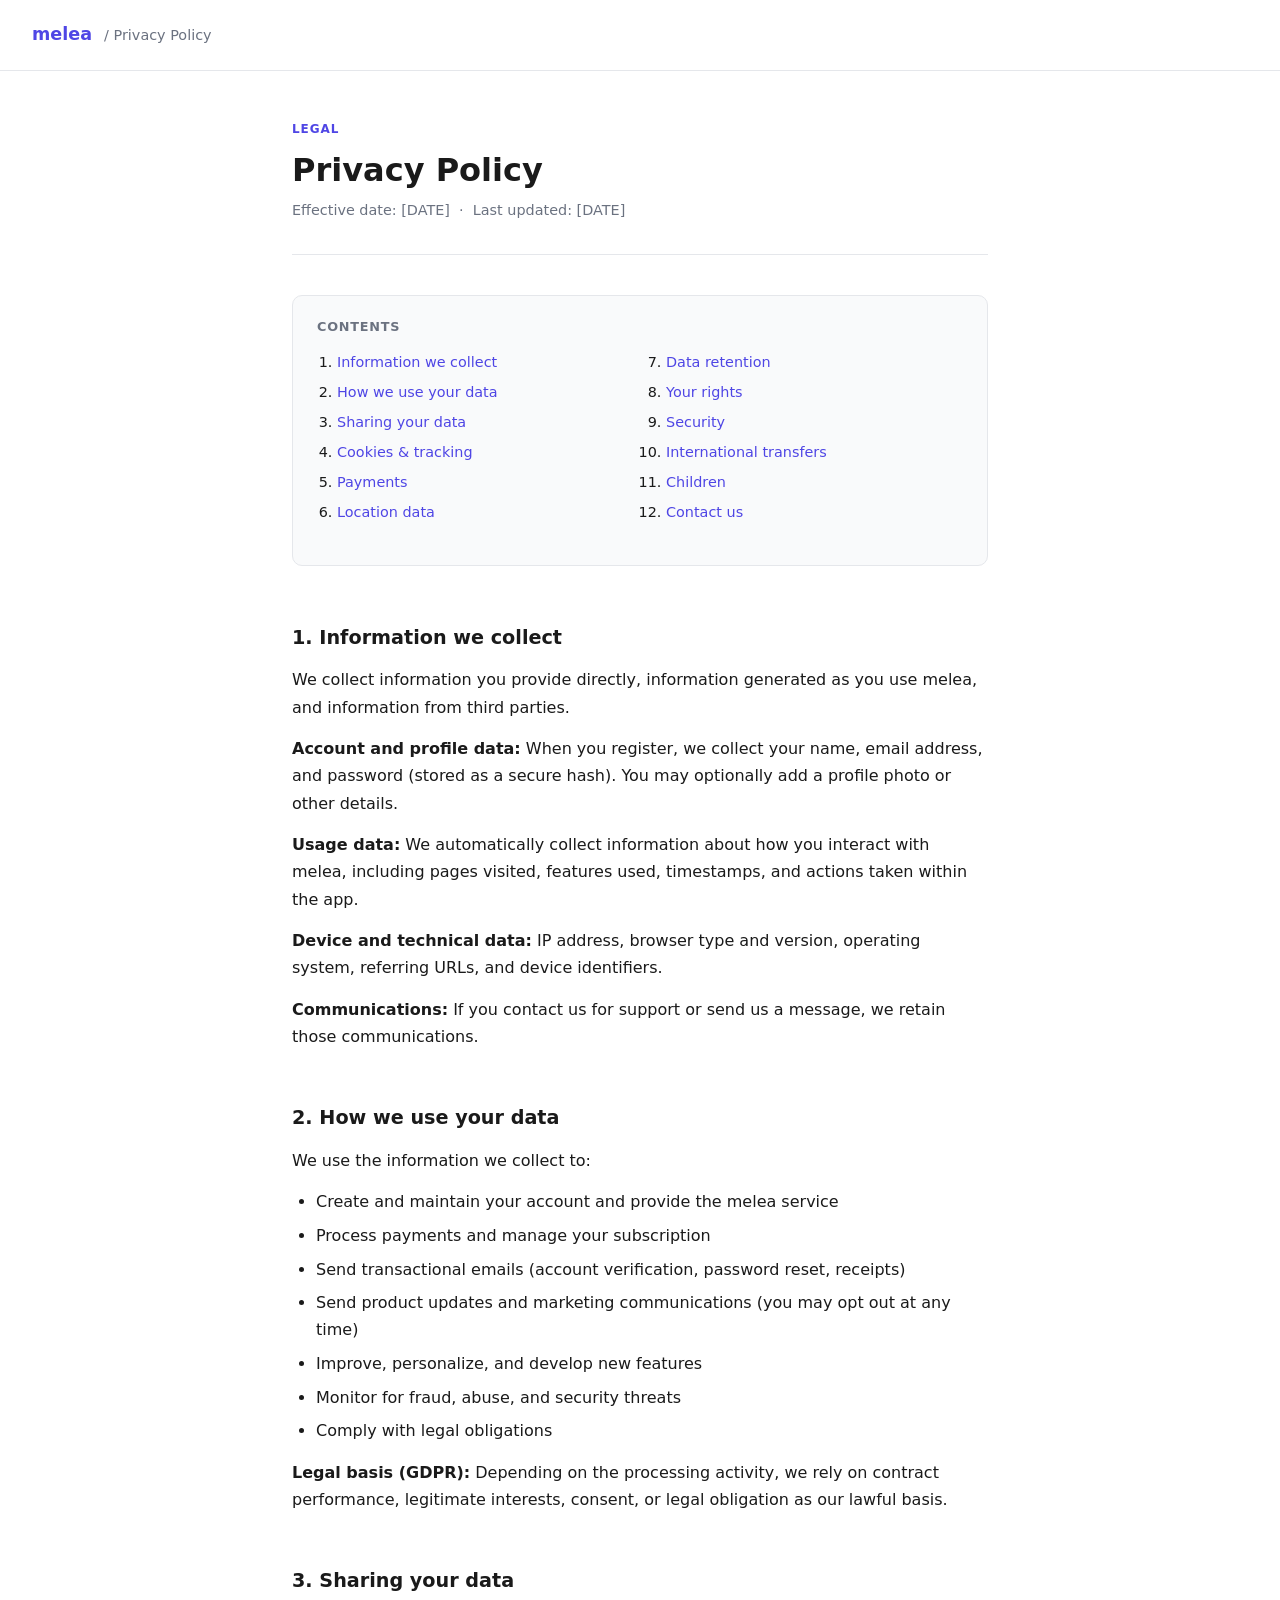
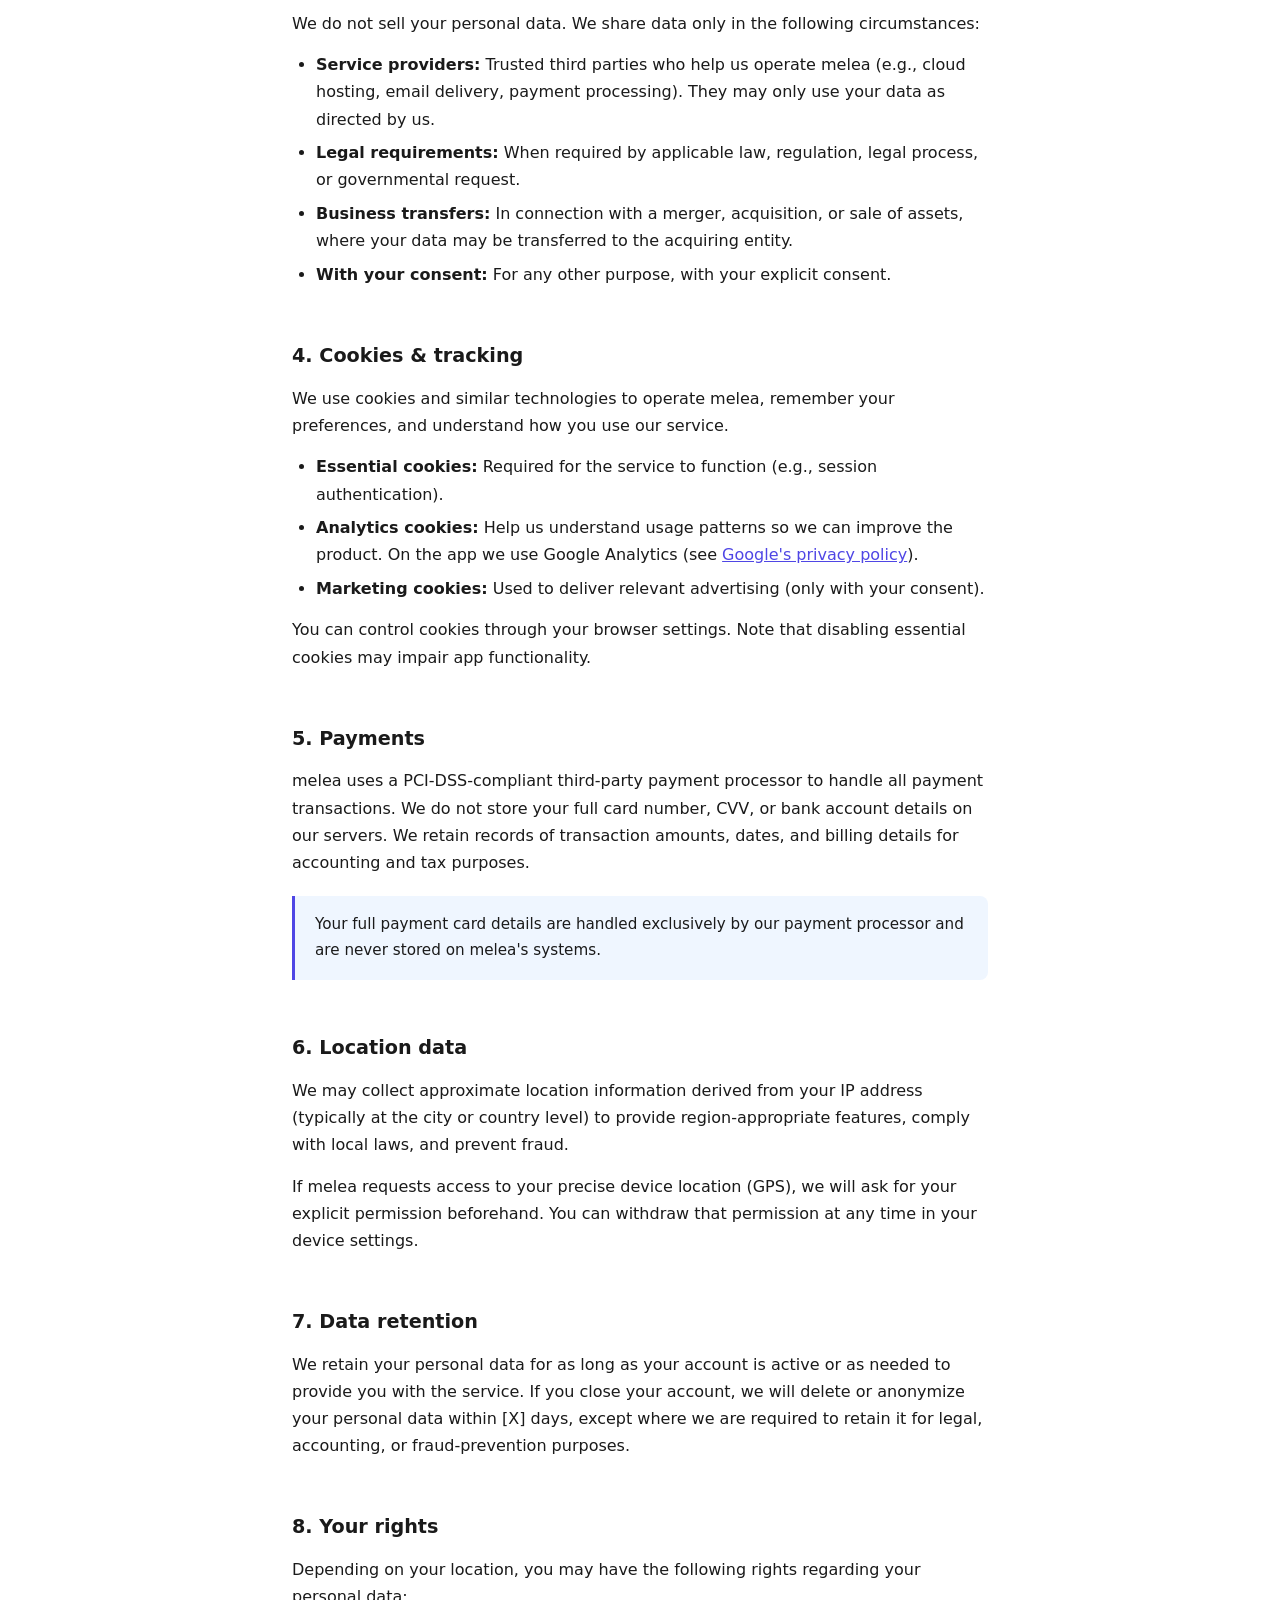
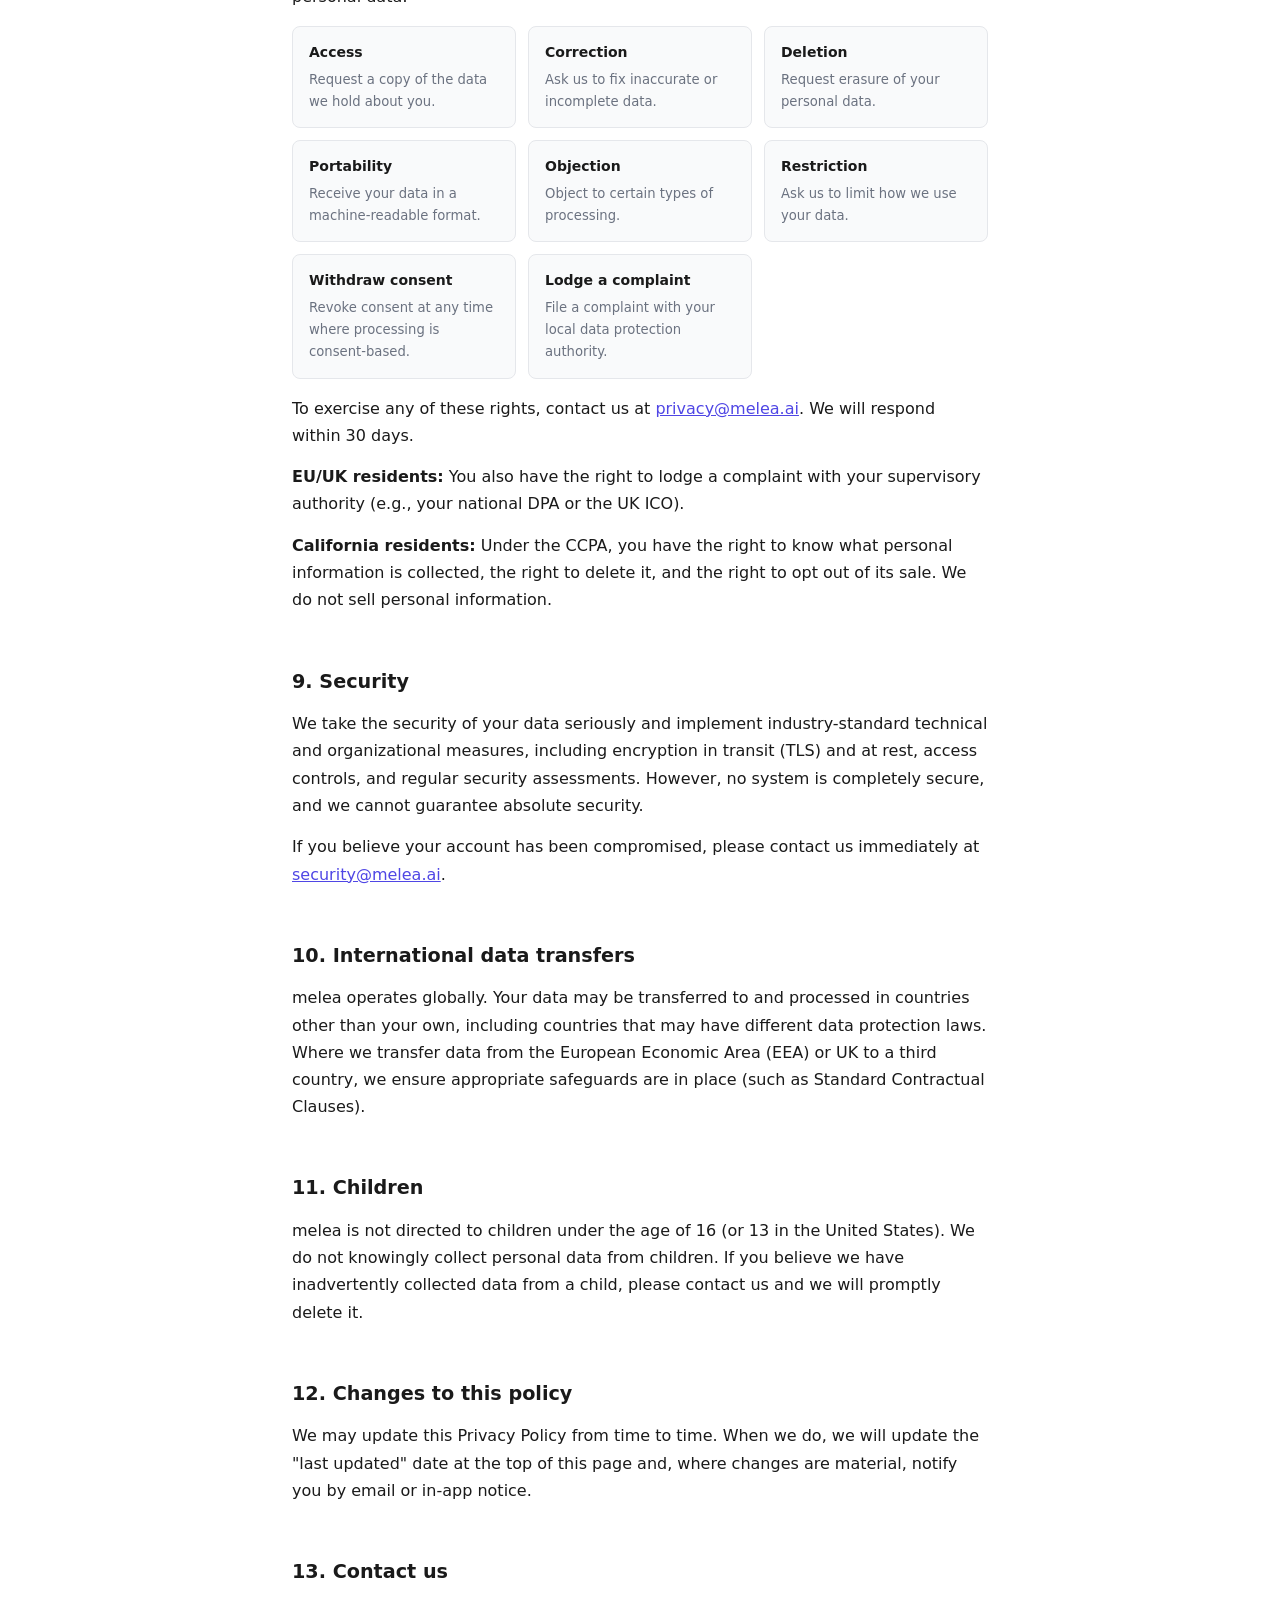
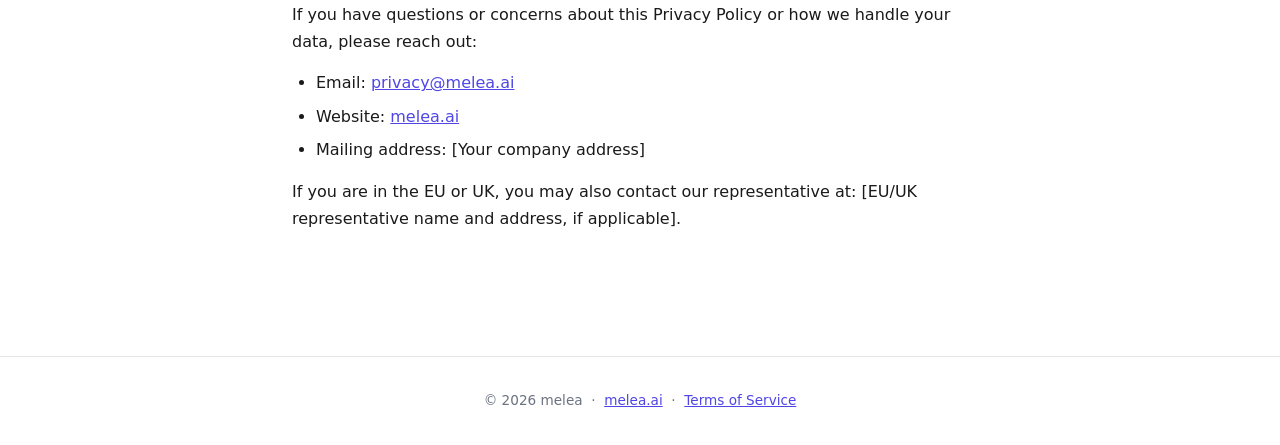
<file: ui/privacy.html>
<!DOCTYPE html>
<html lang="en">
<head>
<meta charset="UTF-8">
<meta name="viewport" content="width=device-width, initial-scale=1.0">
<title>Privacy Policy – melea</title>
<style>
  :root {
    --color-bg: #ffffff;
    --color-text: #1a1a1a;
    --color-muted: #6b7280;
    --color-border: #e5e7eb;
    --color-accent: #4f46e5;
    --color-surface: #f9fafb;
    --serif: system-ui, -apple-system, sans-serif;
    --serif-body: system-ui, -apple-system, sans-serif;
    --mono: ui-monospace, "SF Mono", Menlo, Consolas, monospace;
  }
  * { box-sizing: border-box; margin: 0; padding: 0; }
  body {
    font-family: var(--serif-body);
    background: var(--color-bg);
    color: var(--color-text);
    font-size: 16px;
    line-height: 1.7;
  }
  header {
    border-bottom: 1px solid var(--color-border);
    padding: 1.25rem 2rem;
    display: flex;
    align-items: center;
    gap: 0.75rem;
  }
  header a {
    font-weight: 600;
    font-size: 1.1rem;
    color: var(--color-accent);
    text-decoration: none;
  }
  header span {
    color: var(--color-muted);
    font-size: 0.9rem;
  }
  main {
    max-width: 760px;
    margin: 0 auto;
    padding: 3rem 2rem 5rem;
  }
  .page-label {
    font-size: 0.75rem;
    font-weight: 600;
    letter-spacing: 0.08em;
    text-transform: uppercase;
    color: var(--color-accent);
    margin-bottom: 0.75rem;
  }
  h1 {
    font-family: var(--serif);
    font-size: 2rem;
    font-weight: 700;
    line-height: 1.2;
    margin-bottom: 0.5rem;
  }
  .meta {
    color: var(--color-muted);
    font-size: 0.9rem;
    margin-bottom: 2.5rem;
    padding-bottom: 2rem;
    border-bottom: 1px solid var(--color-border);
  }
  .toc {
    background: var(--color-surface);
    border: 1px solid var(--color-border);
    border-radius: 10px;
    padding: 1.25rem 1.5rem;
    margin-bottom: 3rem;
  }
  .toc p {
    font-size: 0.8rem;
    font-weight: 600;
    text-transform: uppercase;
    letter-spacing: 0.06em;
    color: var(--color-muted);
    margin-bottom: 0.75rem;
  }
  .toc ol {
    padding-left: 1.25rem;
    columns: 2;
    column-gap: 2rem;
  }
  .toc li {
    font-size: 0.9rem;
    margin-bottom: 0.35rem;
  }
  .toc a {
    color: var(--color-accent);
    text-decoration: none;
  }
  .toc a:hover { text-decoration: underline; }
  section { margin-bottom: 2.75rem; }
  h2 {
    font-family: var(--serif);
    font-size: 1.2rem;
    font-weight: 700;
    margin-bottom: 0.75rem;
    color: var(--color-text);
    padding-top: 0.5rem;
  }
  p { margin-bottom: 0.9rem; }
  ul, ol {
    padding-left: 1.5rem;
    margin-bottom: 0.9rem;
  }
  li { margin-bottom: 0.4rem; }
  .highlight-box {
    background: #eff6ff;
    border-left: 3px solid var(--color-accent);
    border-radius: 0 8px 8px 0;
    padding: 1rem 1.25rem;
    margin: 1.25rem 0;
    font-size: 0.95rem;
  }
  .rights-grid {
    display: grid;
    grid-template-columns: repeat(auto-fit, minmax(200px, 1fr));
    gap: 0.75rem;
    margin: 1rem 0;
  }
  .right-card {
    background: var(--color-surface);
    border: 1px solid var(--color-border);
    border-radius: 8px;
    padding: 0.85rem 1rem;
  }
  .right-card strong {
    display: block;
    font-size: 0.875rem;
    font-weight: 600;
    margin-bottom: 0.25rem;
  }
  .right-card p {
    font-size: 0.825rem;
    color: var(--color-muted);
    margin: 0;
  }
  a { color: var(--color-accent); }
  footer {
    border-top: 1px solid var(--color-border);
    padding: 2rem;
    text-align: center;
    font-size: 0.85rem;
    color: var(--color-muted);
  }
  @media (max-width: 600px) {
    .toc ol { columns: 1; }
    .rights-grid { grid-template-columns: 1fr; }
    main { padding: 2rem 1.25rem 4rem; }
  }
</style>
</head>
<body>

<header>
  <a href="https://melea.ai">melea</a>
  <span>/ Privacy Policy</span>
</header>

<main>
  <p class="page-label">Legal</p>
  <h1>Privacy Policy</h1>
  <p class="meta">Effective date: [DATE] &nbsp;·&nbsp; Last updated: [DATE]</p>

  <div class="toc">
    <p>Contents</p>
    <ol>
      <li><a href="#information">Information we collect</a></li>
      <li><a href="#use">How we use your data</a></li>
      <li><a href="#sharing">Sharing your data</a></li>
      <li><a href="#cookies">Cookies &amp; tracking</a></li>
      <li><a href="#payments">Payments</a></li>
      <li><a href="#location">Location data</a></li>
      <li><a href="#retention">Data retention</a></li>
      <li><a href="#rights">Your rights</a></li>
      <li><a href="#security">Security</a></li>
      <li><a href="#international">International transfers</a></li>
      <li><a href="#children">Children</a></li>
      <li><a href="#contact">Contact us</a></li>
    </ol>
  </div>

  <section id="information">
    <h2>1. Information we collect</h2>
    <p>We collect information you provide directly, information generated as you use melea, and information from third parties.</p>
    <p><strong>Account and profile data:</strong> When you register, we collect your name, email address, and password (stored as a secure hash). You may optionally add a profile photo or other details.</p>
    <p><strong>Usage data:</strong> We automatically collect information about how you interact with melea, including pages visited, features used, timestamps, and actions taken within the app.</p>
    <p><strong>Device and technical data:</strong> IP address, browser type and version, operating system, referring URLs, and device identifiers.</p>
    <p><strong>Communications:</strong> If you contact us for support or send us a message, we retain those communications.</p>
  </section>

  <section id="use">
    <h2>2. How we use your data</h2>
    <p>We use the information we collect to:</p>
    <ul>
      <li>Create and maintain your account and provide the melea service</li>
      <li>Process payments and manage your subscription</li>
      <li>Send transactional emails (account verification, password reset, receipts)</li>
      <li>Send product updates and marketing communications (you may opt out at any time)</li>
      <li>Improve, personalize, and develop new features</li>
      <li>Monitor for fraud, abuse, and security threats</li>
      <li>Comply with legal obligations</li>
    </ul>
    <p><strong>Legal basis (GDPR):</strong> Depending on the processing activity, we rely on contract performance, legitimate interests, consent, or legal obligation as our lawful basis.</p>
  </section>

  <section id="sharing">
    <h2>3. Sharing your data</h2>
    <p>We do not sell your personal data. We share data only in the following circumstances:</p>
    <ul>
      <li><strong>Service providers:</strong> Trusted third parties who help us operate melea (e.g., cloud hosting, email delivery, payment processing). They may only use your data as directed by us.</li>
      <li><strong>Legal requirements:</strong> When required by applicable law, regulation, legal process, or governmental request.</li>
      <li><strong>Business transfers:</strong> In connection with a merger, acquisition, or sale of assets, where your data may be transferred to the acquiring entity.</li>
      <li><strong>With your consent:</strong> For any other purpose, with your explicit consent.</li>
    </ul>
  </section>

  <section id="cookies">
    <h2>4. Cookies &amp; tracking</h2>
    <p>We use cookies and similar technologies to operate melea, remember your preferences, and understand how you use our service.</p>
    <ul>
      <li><strong>Essential cookies:</strong> Required for the service to function (e.g., session authentication).</li>
      <li><strong>Analytics cookies:</strong> Help us understand usage patterns so we can improve the product. On the app we use Google Analytics (see <a href="https://policies.google.com/privacy" rel="noopener noreferrer">Google's privacy policy</a>).</li>
      <li><strong>Marketing cookies:</strong> Used to deliver relevant advertising (only with your consent).</li>
    </ul>
    <p>You can control cookies through your browser settings. Note that disabling essential cookies may impair app functionality.</p>
  </section>

  <section id="payments">
    <h2>5. Payments</h2>
    <p>melea uses a PCI-DSS-compliant third-party payment processor to handle all payment transactions. We do not store your full card number, CVV, or bank account details on our servers. We retain records of transaction amounts, dates, and billing details for accounting and tax purposes.</p>
    <div class="highlight-box">Your full payment card details are handled exclusively by our payment processor and are never stored on melea's systems.</div>
  </section>

  <section id="location">
    <h2>6. Location data</h2>
    <p>We may collect approximate location information derived from your IP address (typically at the city or country level) to provide region-appropriate features, comply with local laws, and prevent fraud.</p>
    <p>If melea requests access to your precise device location (GPS), we will ask for your explicit permission beforehand. You can withdraw that permission at any time in your device settings.</p>
  </section>

  <section id="retention">
    <h2>7. Data retention</h2>
    <p>We retain your personal data for as long as your account is active or as needed to provide you with the service. If you close your account, we will delete or anonymize your personal data within [X] days, except where we are required to retain it for legal, accounting, or fraud-prevention purposes.</p>
  </section>

  <section id="rights">
    <h2>8. Your rights</h2>
    <p>Depending on your location, you may have the following rights regarding your personal data:</p>
    <div class="rights-grid">
      <div class="right-card"><strong>Access</strong><p>Request a copy of the data we hold about you.</p></div>
      <div class="right-card"><strong>Correction</strong><p>Ask us to fix inaccurate or incomplete data.</p></div>
      <div class="right-card"><strong>Deletion</strong><p>Request erasure of your personal data.</p></div>
      <div class="right-card"><strong>Portability</strong><p>Receive your data in a machine-readable format.</p></div>
      <div class="right-card"><strong>Objection</strong><p>Object to certain types of processing.</p></div>
      <div class="right-card"><strong>Restriction</strong><p>Ask us to limit how we use your data.</p></div>
      <div class="right-card"><strong>Withdraw consent</strong><p>Revoke consent at any time where processing is consent-based.</p></div>
      <div class="right-card"><strong>Lodge a complaint</strong><p>File a complaint with your local data protection authority.</p></div>
    </div>
    <p>To exercise any of these rights, contact us at <a href="mailto:privacy@melea.ai">privacy@melea.ai</a>. We will respond within 30 days.</p>
    <p><strong>EU/UK residents:</strong> You also have the right to lodge a complaint with your supervisory authority (e.g., your national DPA or the UK ICO).</p>
    <p><strong>California residents:</strong> Under the CCPA, you have the right to know what personal information is collected, the right to delete it, and the right to opt out of its sale. We do not sell personal information.</p>
  </section>

  <section id="security">
    <h2>9. Security</h2>
    <p>We take the security of your data seriously and implement industry-standard technical and organizational measures, including encryption in transit (TLS) and at rest, access controls, and regular security assessments. However, no system is completely secure, and we cannot guarantee absolute security.</p>
    <p>If you believe your account has been compromised, please contact us immediately at <a href="mailto:security@melea.ai">security@melea.ai</a>.</p>
  </section>

  <section id="international">
    <h2>10. International data transfers</h2>
    <p>melea operates globally. Your data may be transferred to and processed in countries other than your own, including countries that may have different data protection laws. Where we transfer data from the European Economic Area (EEA) or UK to a third country, we ensure appropriate safeguards are in place (such as Standard Contractual Clauses).</p>
  </section>

  <section id="children">
    <h2>11. Children</h2>
    <p>melea is not directed to children under the age of 16 (or 13 in the United States). We do not knowingly collect personal data from children. If you believe we have inadvertently collected data from a child, please contact us and we will promptly delete it.</p>
  </section>

  <section id="changes">
    <h2>12. Changes to this policy</h2>
    <p>We may update this Privacy Policy from time to time. When we do, we will update the "last updated" date at the top of this page and, where changes are material, notify you by email or in-app notice.</p>
  </section>

  <section id="contact">
    <h2>13. Contact us</h2>
    <p>If you have questions or concerns about this Privacy Policy or how we handle your data, please reach out:</p>
    <ul>
      <li>Email: <a href="mailto:privacy@melea.ai">privacy@melea.ai</a></li>
      <li>Website: <a href="https://melea.ai">melea.ai</a></li>
      <li>Mailing address: [Your company address]</li>
    </ul>
    <p>If you are in the EU or UK, you may also contact our representative at: [EU/UK representative name and address, if applicable].</p>
  </section>
</main>

<footer>
  &copy; 2026 melea &nbsp;·&nbsp; <a href="https://melea.ai">melea.ai</a> &nbsp;·&nbsp; <a href="terms.html">Terms of Service</a>
</footer>

</body>
</html>
</file>
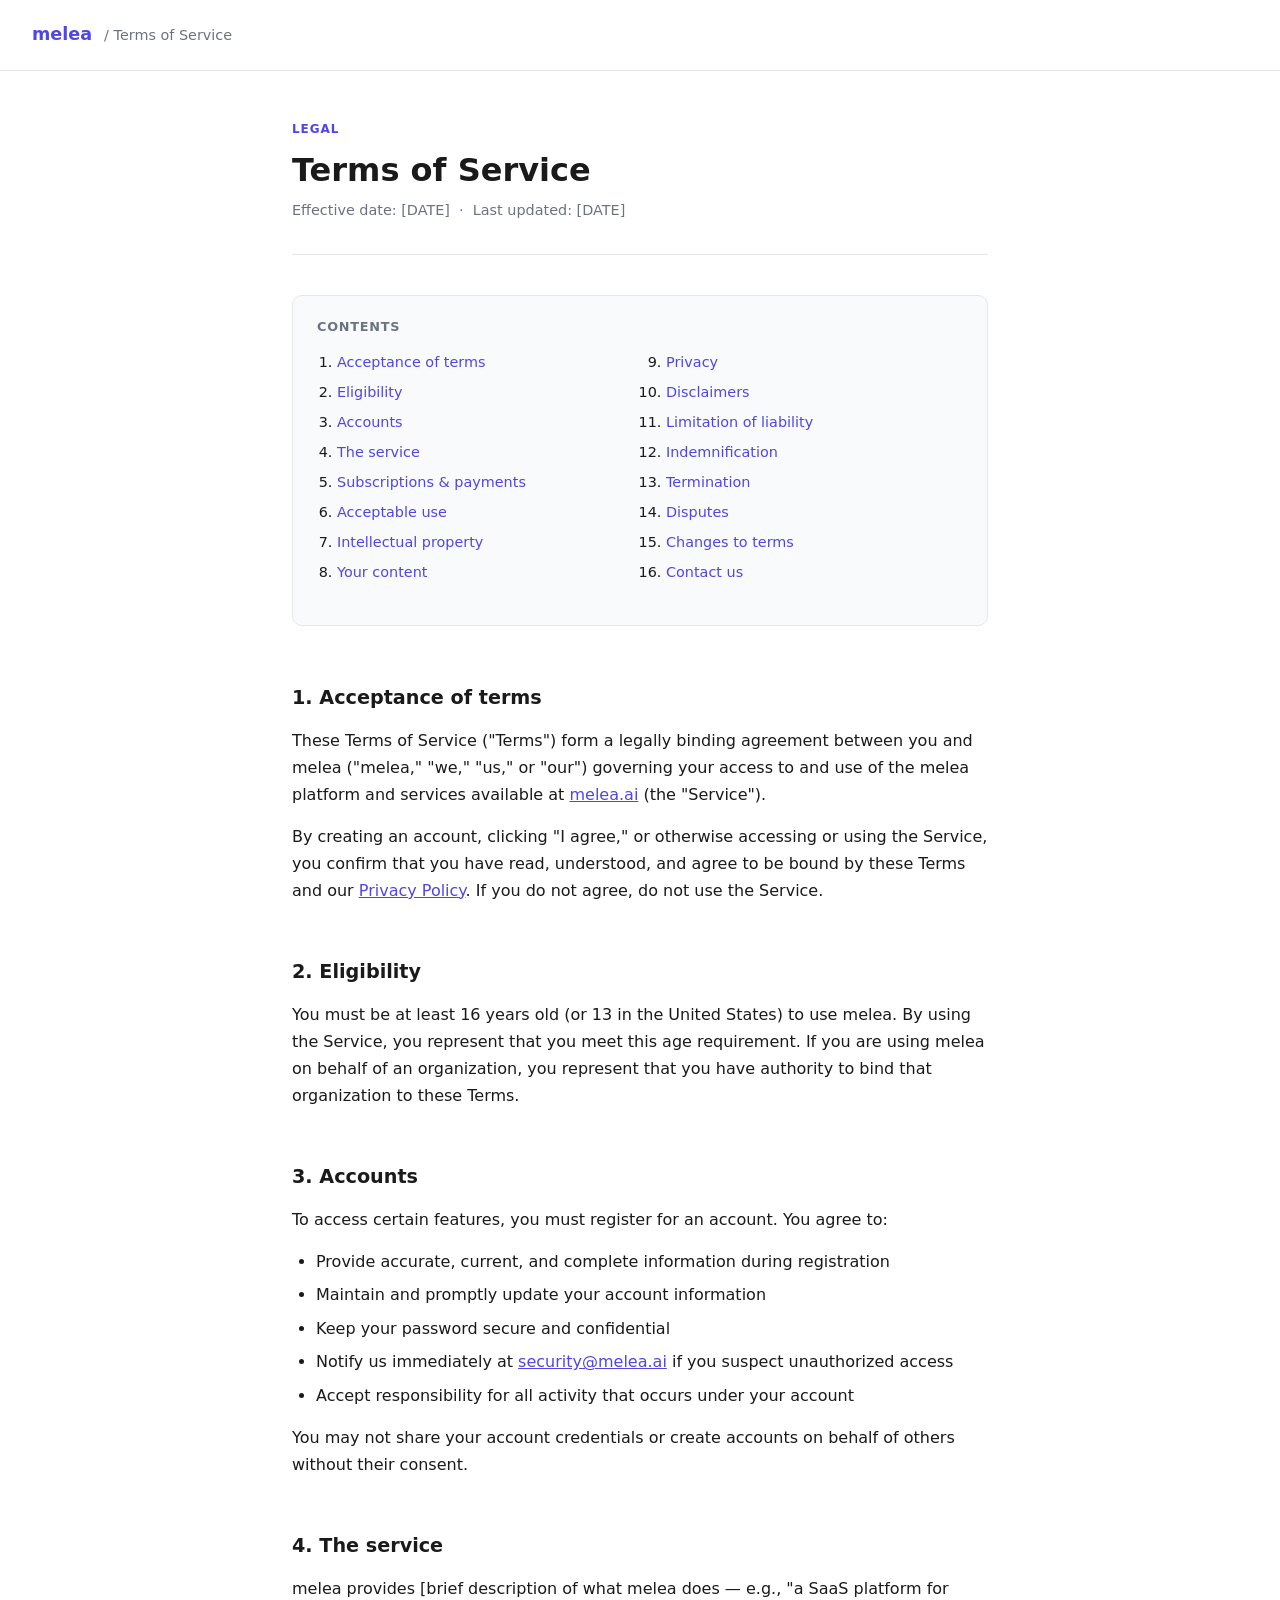
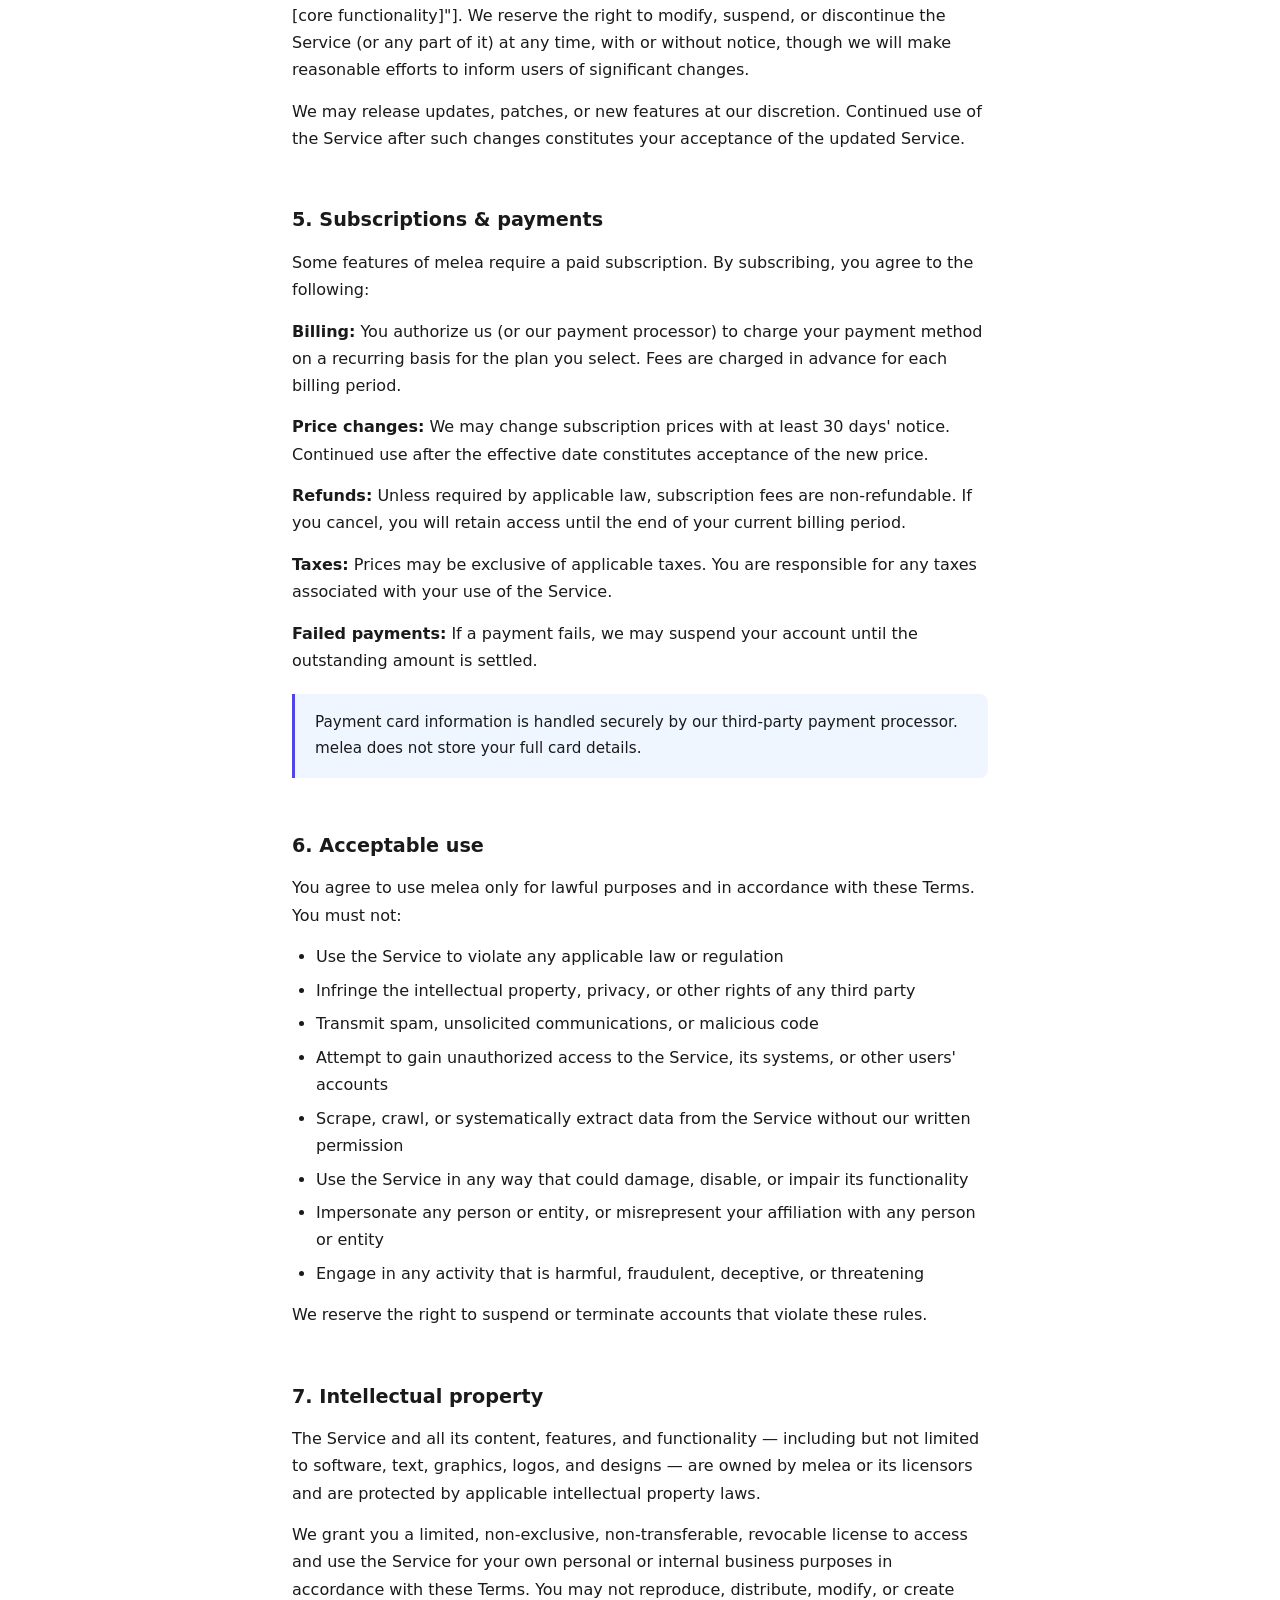
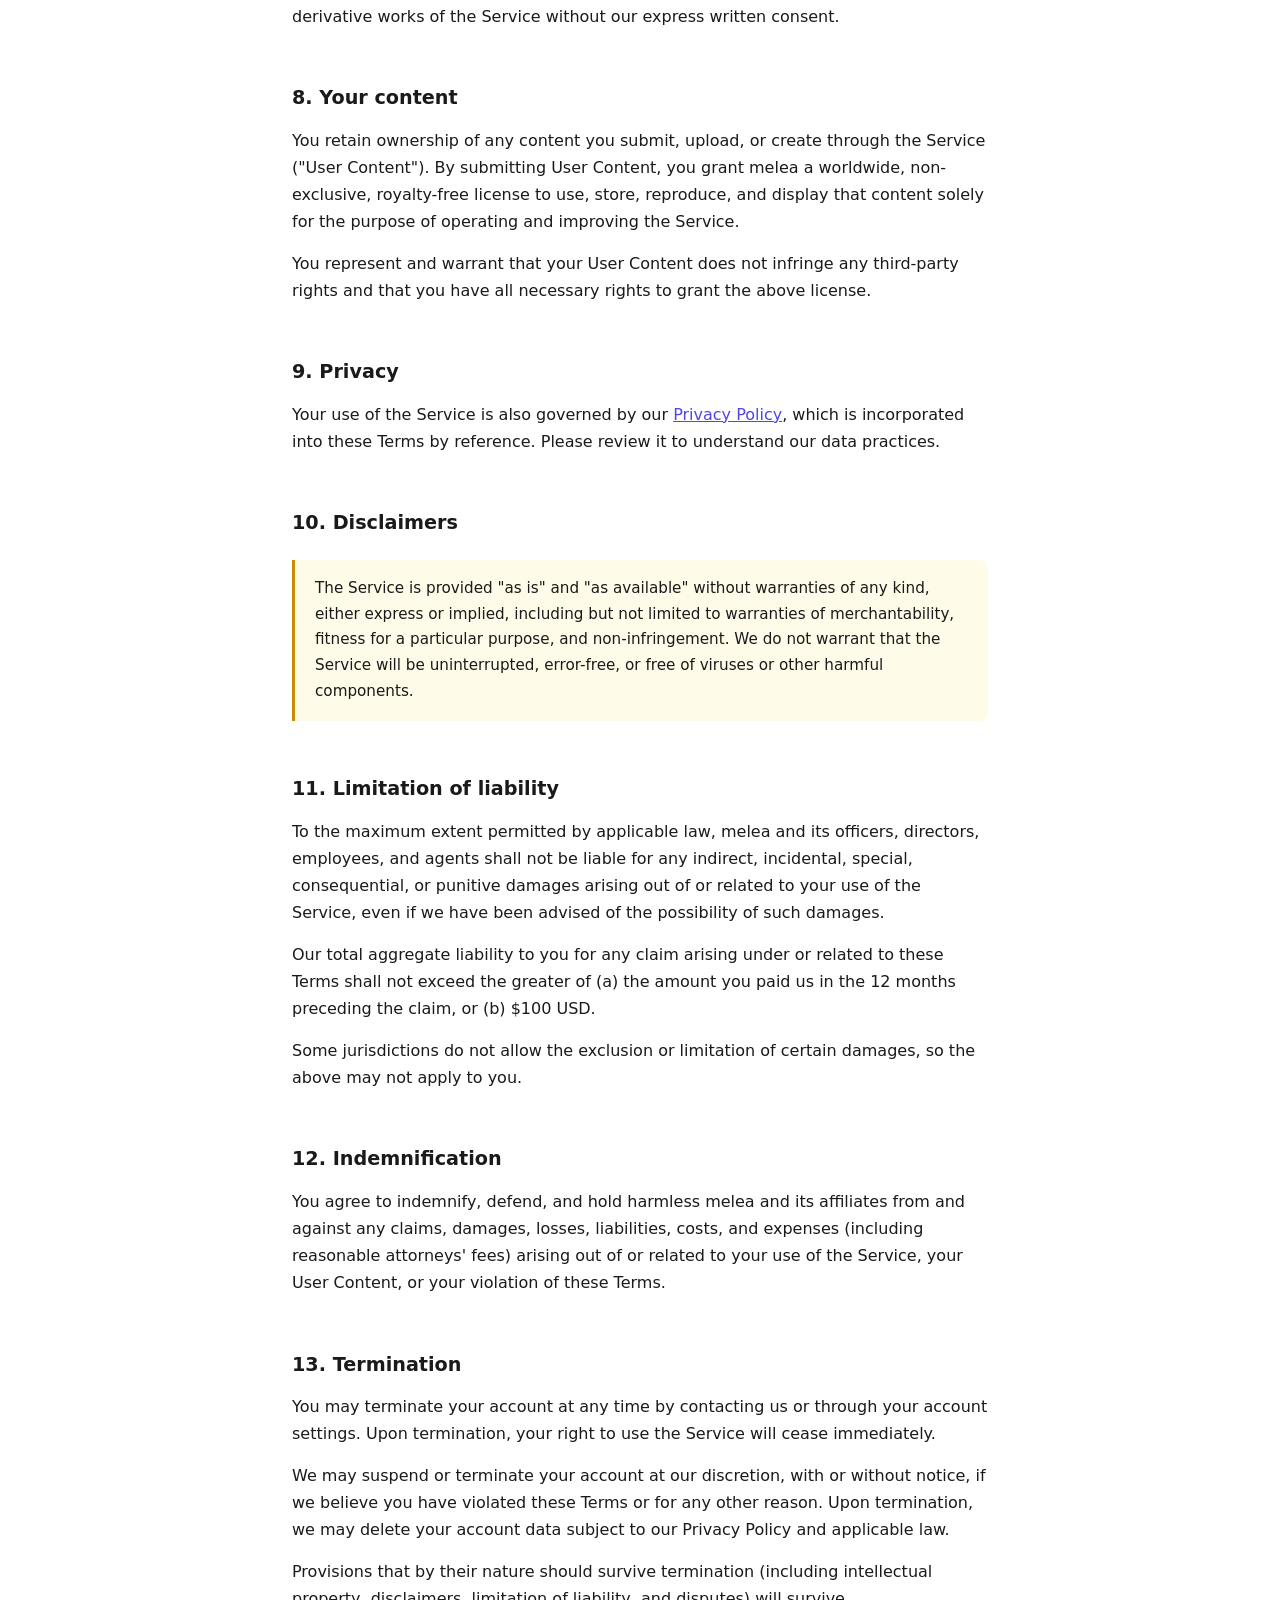
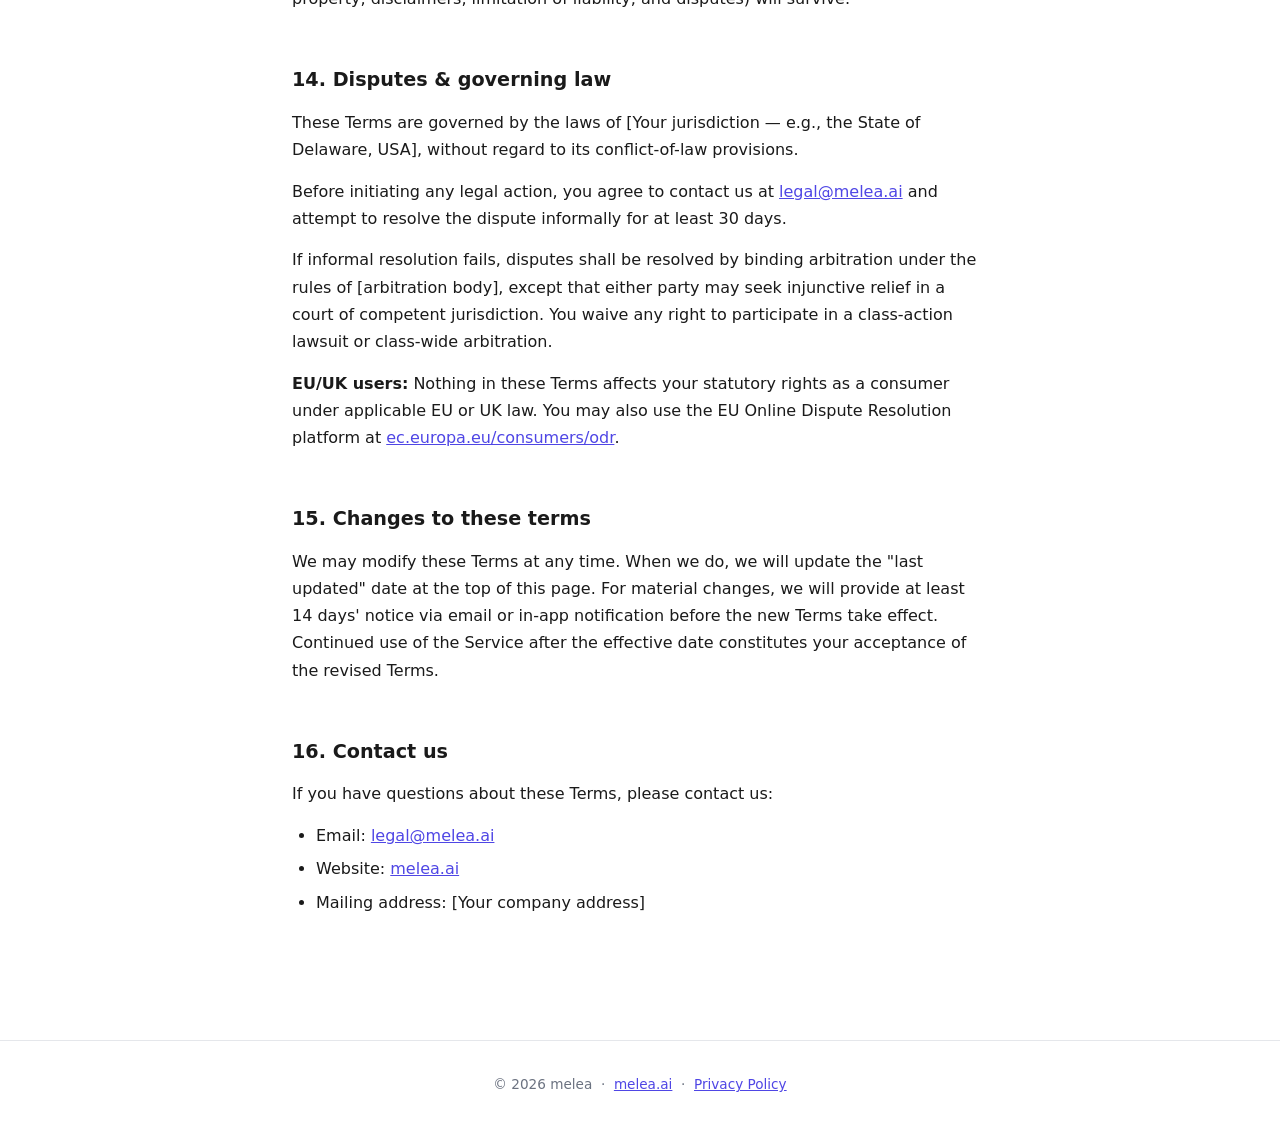
<file: ui/tos.html>
<!DOCTYPE html>
<html lang="en">
<head>
<meta charset="UTF-8">
<meta name="viewport" content="width=device-width, initial-scale=1.0">
<title>Terms of Service – melea</title>
<style>
  :root {
    --color-bg: #ffffff;
    --color-text: #1a1a1a;
    --color-muted: #6b7280;
    --color-border: #e5e7eb;
    --color-accent: #4f46e5;
    --color-surface: #f9fafb;
    --serif: system-ui, -apple-system, sans-serif;
    --serif-body: system-ui, -apple-system, sans-serif;
    --mono: ui-monospace, "SF Mono", Menlo, Consolas, monospace;
  }
  * { box-sizing: border-box; margin: 0; padding: 0; }
  body {
    font-family: var(--serif-body);
    background: var(--color-bg);
    color: var(--color-text);
    font-size: 16px;
    line-height: 1.7;
  }
  header {
    border-bottom: 1px solid var(--color-border);
    padding: 1.25rem 2rem;
    display: flex;
    align-items: center;
    gap: 0.75rem;
  }
  header a {
    font-weight: 600;
    font-size: 1.1rem;
    color: var(--color-accent);
    text-decoration: none;
  }
  header span {
    color: var(--color-muted);
    font-size: 0.9rem;
  }
  main {
    max-width: 760px;
    margin: 0 auto;
    padding: 3rem 2rem 5rem;
  }
  .page-label {
    font-size: 0.75rem;
    font-weight: 600;
    letter-spacing: 0.08em;
    text-transform: uppercase;
    color: var(--color-accent);
    margin-bottom: 0.75rem;
  }
  h1 {
    font-family: var(--serif);
    font-size: 2rem;
    font-weight: 700;
    line-height: 1.2;
    margin-bottom: 0.5rem;
  }
  .meta {
    color: var(--color-muted);
    font-size: 0.9rem;
    margin-bottom: 2.5rem;
    padding-bottom: 2rem;
    border-bottom: 1px solid var(--color-border);
  }
  .toc {
    background: var(--color-surface);
    border: 1px solid var(--color-border);
    border-radius: 10px;
    padding: 1.25rem 1.5rem;
    margin-bottom: 3rem;
  }
  .toc p {
    font-size: 0.8rem;
    font-weight: 600;
    text-transform: uppercase;
    letter-spacing: 0.06em;
    color: var(--color-muted);
    margin-bottom: 0.75rem;
  }
  .toc ol {
    padding-left: 1.25rem;
    columns: 2;
    column-gap: 2rem;
  }
  .toc li {
    font-size: 0.9rem;
    margin-bottom: 0.35rem;
  }
  .toc a {
    color: var(--color-accent);
    text-decoration: none;
  }
  .toc a:hover { text-decoration: underline; }
  section { margin-bottom: 2.75rem; }
  h2 {
    font-family: var(--serif);
    font-size: 1.2rem;
    font-weight: 700;
    margin-bottom: 0.75rem;
    color: var(--color-text);
    padding-top: 0.5rem;
  }
  p { margin-bottom: 0.9rem; }
  ul, ol {
    padding-left: 1.5rem;
    margin-bottom: 0.9rem;
  }
  li { margin-bottom: 0.4rem; }
  .highlight-box {
    background: #eff6ff;
    border-left: 3px solid var(--color-accent);
    border-radius: 0 8px 8px 0;
    padding: 1rem 1.25rem;
    margin: 1.25rem 0;
    font-size: 0.95rem;
  }
  .warning-box {
    background: #fefce8;
    border-left: 3px solid #ca8a04;
    border-radius: 0 8px 8px 0;
    padding: 1rem 1.25rem;
    margin: 1.25rem 0;
    font-size: 0.95rem;
  }
  a { color: var(--color-accent); }
  footer {
    border-top: 1px solid var(--color-border);
    padding: 2rem;
    text-align: center;
    font-size: 0.85rem;
    color: var(--color-muted);
  }
  @media (max-width: 600px) {
    .toc ol { columns: 1; }
    main { padding: 2rem 1.25rem 4rem; }
  }
</style>
</head>
<body>

<header>
  <a href="https://melea.ai">melea</a>
  <span>/ Terms of Service</span>
</header>

<main>
  <p class="page-label">Legal</p>
  <h1>Terms of Service</h1>
  <p class="meta">Effective date: [DATE] &nbsp;·&nbsp; Last updated: [DATE]</p>

  <div class="toc">
    <p>Contents</p>
    <ol>
      <li><a href="#acceptance">Acceptance of terms</a></li>
      <li><a href="#eligibility">Eligibility</a></li>
      <li><a href="#accounts">Accounts</a></li>
      <li><a href="#service">The service</a></li>
      <li><a href="#subscriptions">Subscriptions &amp; payments</a></li>
      <li><a href="#acceptable">Acceptable use</a></li>
      <li><a href="#ip">Intellectual property</a></li>
      <li><a href="#content">Your content</a></li>
      <li><a href="#privacy">Privacy</a></li>
      <li><a href="#disclaimer">Disclaimers</a></li>
      <li><a href="#liability">Limitation of liability</a></li>
      <li><a href="#indemnification">Indemnification</a></li>
      <li><a href="#termination">Termination</a></li>
      <li><a href="#disputes">Disputes</a></li>
      <li><a href="#changes">Changes to terms</a></li>
      <li><a href="#contact">Contact us</a></li>
    </ol>
  </div>

  <section id="acceptance">
    <h2>1. Acceptance of terms</h2>
    <p>These Terms of Service ("Terms") form a legally binding agreement between you and melea ("melea," "we," "us," or "our") governing your access to and use of the melea platform and services available at <a href="https://melea.ai">melea.ai</a> (the "Service").</p>
    <p>By creating an account, clicking "I agree," or otherwise accessing or using the Service, you confirm that you have read, understood, and agree to be bound by these Terms and our <a href="privacy-policy.html">Privacy Policy</a>. If you do not agree, do not use the Service.</p>
  </section>

  <section id="eligibility">
    <h2>2. Eligibility</h2>
    <p>You must be at least 16 years old (or 13 in the United States) to use melea. By using the Service, you represent that you meet this age requirement. If you are using melea on behalf of an organization, you represent that you have authority to bind that organization to these Terms.</p>
  </section>

  <section id="accounts">
    <h2>3. Accounts</h2>
    <p>To access certain features, you must register for an account. You agree to:</p>
    <ul>
      <li>Provide accurate, current, and complete information during registration</li>
      <li>Maintain and promptly update your account information</li>
      <li>Keep your password secure and confidential</li>
      <li>Notify us immediately at <a href="mailto:security@melea.ai">security@melea.ai</a> if you suspect unauthorized access</li>
      <li>Accept responsibility for all activity that occurs under your account</li>
    </ul>
    <p>You may not share your account credentials or create accounts on behalf of others without their consent.</p>
  </section>

  <section id="service">
    <h2>4. The service</h2>
    <p>melea provides [brief description of what melea does — e.g., "a SaaS platform for [core functionality]"]. We reserve the right to modify, suspend, or discontinue the Service (or any part of it) at any time, with or without notice, though we will make reasonable efforts to inform users of significant changes.</p>
    <p>We may release updates, patches, or new features at our discretion. Continued use of the Service after such changes constitutes your acceptance of the updated Service.</p>
  </section>

  <section id="subscriptions">
    <h2>5. Subscriptions &amp; payments</h2>
    <p>Some features of melea require a paid subscription. By subscribing, you agree to the following:</p>
    <p><strong>Billing:</strong> You authorize us (or our payment processor) to charge your payment method on a recurring basis for the plan you select. Fees are charged in advance for each billing period.</p>
    <p><strong>Price changes:</strong> We may change subscription prices with at least 30 days' notice. Continued use after the effective date constitutes acceptance of the new price.</p>
    <p><strong>Refunds:</strong> Unless required by applicable law, subscription fees are non-refundable. If you cancel, you will retain access until the end of your current billing period.</p>
    <p><strong>Taxes:</strong> Prices may be exclusive of applicable taxes. You are responsible for any taxes associated with your use of the Service.</p>
    <p><strong>Failed payments:</strong> If a payment fails, we may suspend your account until the outstanding amount is settled.</p>
    <div class="highlight-box">Payment card information is handled securely by our third-party payment processor. melea does not store your full card details.</div>
  </section>

  <section id="acceptable">
    <h2>6. Acceptable use</h2>
    <p>You agree to use melea only for lawful purposes and in accordance with these Terms. You must not:</p>
    <ul>
      <li>Use the Service to violate any applicable law or regulation</li>
      <li>Infringe the intellectual property, privacy, or other rights of any third party</li>
      <li>Transmit spam, unsolicited communications, or malicious code</li>
      <li>Attempt to gain unauthorized access to the Service, its systems, or other users' accounts</li>
      <li>Scrape, crawl, or systematically extract data from the Service without our written permission</li>
      <li>Use the Service in any way that could damage, disable, or impair its functionality</li>
      <li>Impersonate any person or entity, or misrepresent your affiliation with any person or entity</li>
      <li>Engage in any activity that is harmful, fraudulent, deceptive, or threatening</li>
    </ul>
    <p>We reserve the right to suspend or terminate accounts that violate these rules.</p>
  </section>

  <section id="ip">
    <h2>7. Intellectual property</h2>
    <p>The Service and all its content, features, and functionality — including but not limited to software, text, graphics, logos, and designs — are owned by melea or its licensors and are protected by applicable intellectual property laws.</p>
    <p>We grant you a limited, non-exclusive, non-transferable, revocable license to access and use the Service for your own personal or internal business purposes in accordance with these Terms. You may not reproduce, distribute, modify, or create derivative works of the Service without our express written consent.</p>
  </section>

  <section id="content">
    <h2>8. Your content</h2>
    <p>You retain ownership of any content you submit, upload, or create through the Service ("User Content"). By submitting User Content, you grant melea a worldwide, non-exclusive, royalty-free license to use, store, reproduce, and display that content solely for the purpose of operating and improving the Service.</p>
    <p>You represent and warrant that your User Content does not infringe any third-party rights and that you have all necessary rights to grant the above license.</p>
  </section>

  <section id="privacy">
    <h2>9. Privacy</h2>
    <p>Your use of the Service is also governed by our <a href="privacy-policy.html">Privacy Policy</a>, which is incorporated into these Terms by reference. Please review it to understand our data practices.</p>
  </section>

  <section id="disclaimer">
    <h2>10. Disclaimers</h2>
    <div class="warning-box">The Service is provided "as is" and "as available" without warranties of any kind, either express or implied, including but not limited to warranties of merchantability, fitness for a particular purpose, and non-infringement. We do not warrant that the Service will be uninterrupted, error-free, or free of viruses or other harmful components.</div>
  </section>

  <section id="liability">
    <h2>11. Limitation of liability</h2>
    <p>To the maximum extent permitted by applicable law, melea and its officers, directors, employees, and agents shall not be liable for any indirect, incidental, special, consequential, or punitive damages arising out of or related to your use of the Service, even if we have been advised of the possibility of such damages.</p>
    <p>Our total aggregate liability to you for any claim arising under or related to these Terms shall not exceed the greater of (a) the amount you paid us in the 12 months preceding the claim, or (b) $100 USD.</p>
    <p>Some jurisdictions do not allow the exclusion or limitation of certain damages, so the above may not apply to you.</p>
  </section>

  <section id="indemnification">
    <h2>12. Indemnification</h2>
    <p>You agree to indemnify, defend, and hold harmless melea and its affiliates from and against any claims, damages, losses, liabilities, costs, and expenses (including reasonable attorneys' fees) arising out of or related to your use of the Service, your User Content, or your violation of these Terms.</p>
  </section>

  <section id="termination">
    <h2>13. Termination</h2>
    <p>You may terminate your account at any time by contacting us or through your account settings. Upon termination, your right to use the Service will cease immediately.</p>
    <p>We may suspend or terminate your account at our discretion, with or without notice, if we believe you have violated these Terms or for any other reason. Upon termination, we may delete your account data subject to our Privacy Policy and applicable law.</p>
    <p>Provisions that by their nature should survive termination (including intellectual property, disclaimers, limitation of liability, and disputes) will survive.</p>
  </section>

  <section id="disputes">
    <h2>14. Disputes &amp; governing law</h2>
    <p>These Terms are governed by the laws of [Your jurisdiction — e.g., the State of Delaware, USA], without regard to its conflict-of-law provisions.</p>
    <p>Before initiating any legal action, you agree to contact us at <a href="mailto:legal@melea.ai">legal@melea.ai</a> and attempt to resolve the dispute informally for at least 30 days.</p>
    <p>If informal resolution fails, disputes shall be resolved by binding arbitration under the rules of [arbitration body], except that either party may seek injunctive relief in a court of competent jurisdiction. You waive any right to participate in a class-action lawsuit or class-wide arbitration.</p>
    <p><strong>EU/UK users:</strong> Nothing in these Terms affects your statutory rights as a consumer under applicable EU or UK law. You may also use the EU Online Dispute Resolution platform at <a href="https://ec.europa.eu/consumers/odr" target="_blank" rel="noopener">ec.europa.eu/consumers/odr</a>.</p>
  </section>

  <section id="changes">
    <h2>15. Changes to these terms</h2>
    <p>We may modify these Terms at any time. When we do, we will update the "last updated" date at the top of this page. For material changes, we will provide at least 14 days' notice via email or in-app notification before the new Terms take effect. Continued use of the Service after the effective date constitutes your acceptance of the revised Terms.</p>
  </section>

  <section id="contact">
    <h2>16. Contact us</h2>
    <p>If you have questions about these Terms, please contact us:</p>
    <ul>
      <li>Email: <a href="mailto:legal@melea.ai">legal@melea.ai</a></li>
      <li>Website: <a href="https://melea.ai">melea.ai</a></li>
      <li>Mailing address: [Your company address]</li>
    </ul>
  </section>
</main>

<footer>
  &copy; 2026 melea &nbsp;·&nbsp; <a href="https://melea.ai">melea.ai</a> &nbsp;·&nbsp; <a href="privacy-policy.html">Privacy Policy</a>
</footer>

</body>
</html>
</file>
